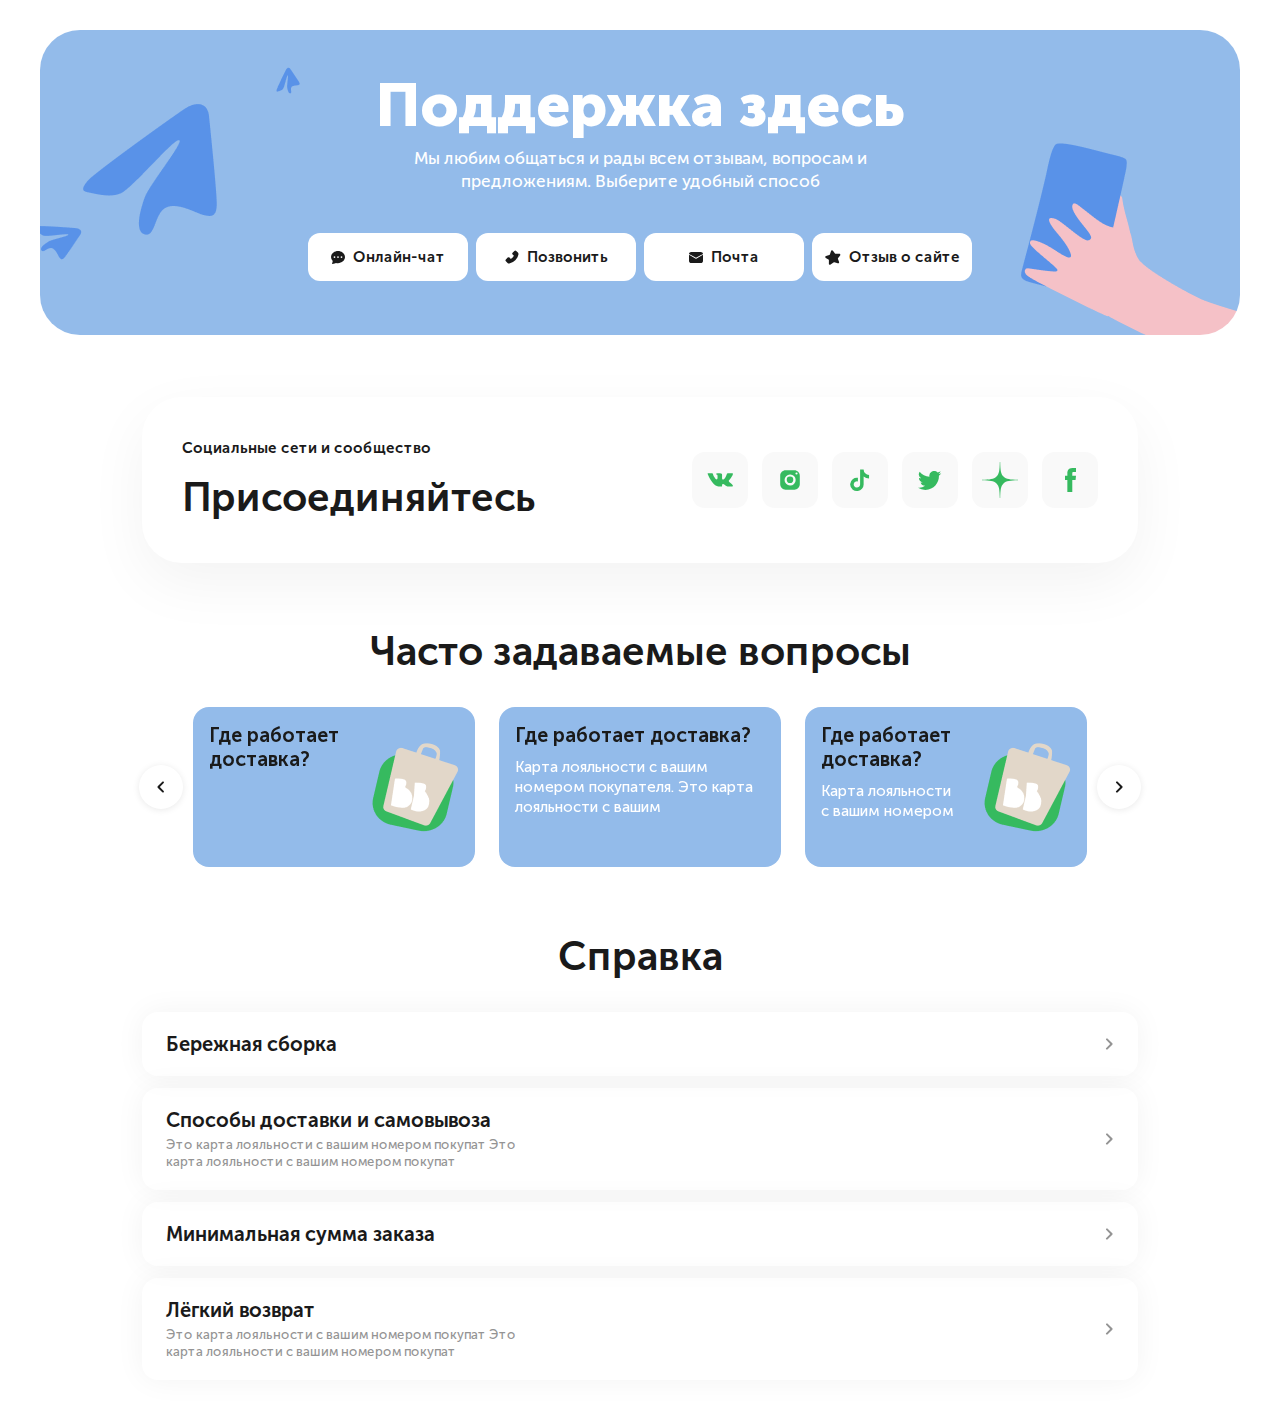
<file: index.html>
<!DOCTYPE html>
<html lang="en">
<head>
  <meta charset="UTF-8">
  <meta http-equiv="X-UA-Compatible" content="IE=edge">
  <meta name="viewport" content="width=device-width, initial-scale=1.0">
  <title>Поддержка</title>
  <link href="css/style.css" rel="stylesheet">
</head>
<body>

  <header class="header">

    <div class="header__wrapper">

      <h1 class="header__headline">Поддержка здесь</h1>

      <p class="header__description">Мы любим общаться и рады всем отзывам, вопросам и предложениям. Выберите удобный способ</p>

      <ul class="header__menu">
        <li class="header__menu-item">
          <a class="header__menu-link" href="#">
            <svg width="14" height="13" xmlns="http://www.w3.org/2000/svg"><path fill-rule="evenodd" clip-rule="evenodd" d="M14 6.1c0 3.36-3.13 6.09-7 6.09-.7 0-1.38-.09-2.05-.27-.51.26-1.69.76-3.66 1.08-.18.03-.31-.16-.24-.32.3-.73.59-1.7.67-2.58A5.65 5.65 0 0 1 0 6.1C0 2.72 3.13 0 7 0s7 2.73 7 6.1Zm-9.63 0a.87.87 0 0 1-.87.87.88.88 0 0 1-.88-.88.87.87 0 0 1 .88-.87.88.88 0 0 1 .88.87Zm3.5 0a.87.87 0 0 1-.87.87.88.88 0 0 1-.88-.88.87.87 0 0 1 .88-.87.88.88 0 0 1 .88.87Zm2.63.87a.88.88 0 0 0 .88-.88.87.87 0 0 0-.88-.87.88.88 0 0 0-.88.87.87.87 0 0 0 .88.88Z" fill="#1a1a1a"/></svg>
            Онлайн-чат
          </a>
        </li>
        <li class="header__menu-item">
          <a class="header__menu-link" href="#">
            <svg width="14" height="14" xmlns="http://www.w3.org/2000/svg"><path d="M12.9 2.55 11.2.88a1.28 1.28 0 0 0-1.8 0L7.6 2.68a1.28 1.28 0 0 0 0 1.81l1.32 1.33a6.21 6.21 0 0 1-3.1 3.1L4.49 7.6a1.28 1.28 0 0 0-1.8 0L.88 9.4a1.28 1.28 0 0 0 0 1.82l1.67 1.67a2.07 2.07 0 0 0 1.8.58 11.13 11.13 0 0 0 5.94-3.18c1.7-1.7 2.83-3.8 3.18-5.94.11-.65-.1-1.32-.58-1.8Z" fill="#1a1a1a"/></svg>
            Позвонить
          </a>
        </li>
        <li class="header__menu-item">
          <a class="header__menu-link" href="#">
            <svg width="14" height="11" xmlns="http://www.w3.org/2000/svg"><path d="M14 2.85v6.03c0 .57-.23 1.1-.64 1.5-.41.4-.97.62-1.55.62H2.2c-.58 0-1.14-.22-1.55-.62-.41-.4-.64-.93-.64-1.5V2.85l6.78 3.86a.45.45 0 0 0 .44 0L14 2.85ZM11.81 0c.54 0 1.06.2 1.46.54.4.35.66.82.72 1.34L7 5.86.01 1.88C.07 1.36.33.88.73.54 1.13.19 1.65 0 2.19 0h9.62Z" fill="#1a1a1a"/></svg>
            Почта
          </a>
        </li>
        <li class="header__menu-item">
          <a class="header__menu-link" href="#">
            <svg width="16" height="15" xmlns="http://www.w3.org/2000/svg"><path fill-rule="evenodd" clip-rule="evenodd" d="M10.81 3.83a1 1 0 0 1-.83-.4L7.94.76a1.09 1.09 0 0 0-1.9.31L4.97 4.27a1 1 0 0 1-.65.64L1.04 5.93a1.09 1.09 0 0 0-.27 1.95l2.69 1.74a1 1 0 0 1 .45.85l-.05 3.17c-.01.9 1 1.43 1.72.9l2.89-2.06a1 1 0 0 1 .87-.14l3.39 1.02c.86.25 1.64-.57 1.34-1.42l-1.08-2.98a1 1 0 0 1 .16-.96l1.98-2.51c.57-.73.03-1.79-.9-1.76l-3.42.1Z" fill="#1a1a1a"/></svg>
            Отзыв о сайте
          </a>
        </li>
      </ul>

    </div>
  
  </header>

  <main>

    <section class="social">

      <div class="social__wrapper">

        <div class="social__text-wrapper">

          <h2 class="social__headline">Социальные сети и сообщество</h2>

          <p class="social__to-action">Присоединяйтесь</p>

        </div>

        <ul class="social__list">
          <li class="social__list-item">
            <a class="social__list-link" href="#">
              <svg width="26" height="14" xmlns="http://www.w3.org/2000/svg"><path d="M23.17 9.63c2.03 1.76 2.45 2.4 2.51 2.5.84 1.3-.92 1.46-.92 1.46h-3.73s-.9.01-1.68-.5c-1.26-.8-2.58-2.38-3.51-2.1-.78.22-.78 1.26-.78 2.14 0 .32-.27.46-.9.46h-1.17c-2.04 0-4.25-.67-6.46-2.94C3.41 7.45.67.98.67.98S.51.66.68.46c.2-.22.75-.2.75-.2h3.6s.35.07.6.24c.2.14.3.4.3.4s.61 1.97 1.39 3.22c1.5 2.46 2.2 2.52 2.72 2.25.75-.38.5-2.98.5-2.98s.04-1.12-.35-1.62c-.3-.39-.88-.6-1.13-.62-.2-.03.14-.38.57-.58.58-.25 1.36-.32 2.72-.3a6.9 6.9 0 0 1 1.77.16c1.25.28.94 1.03.94 3.65 0 .83-.11 2.01.53 2.4.28.17 1.23.38 2.92-2.32a17.3 17.3 0 0 0 1.44-3.4s.13-.24.34-.36c.2-.12.2-.11.49-.11l3.8-.03c.63 0 1.23 0 1.33.36.15.53-.47 2.32-2.02 4.26-2.55 3.2-2.83 2.9-.72 4.75Z" fill="#36BA5F"/></svg>
              <span class="visually-hidden">ВКонтакте</span>
            </a>
          </li>
          <li class="social__list-item">
            <a class="social__list-link" href="#">
              <svg width="20" height="20" xmlns="http://www.w3.org/2000/svg"><path fill-rule="evenodd" clip-rule="evenodd" d="M.2 5.64C.2 2.64 2.64.2 5.65.2h8.71c3 0 5.44 2.44 5.44 5.44v8.72c0 3-2.43 5.44-5.44 5.44H5.65c-3 0-5.45-2.44-5.45-5.44V5.64Zm17.42-2.17a1.09 1.09 0 1 0-2.18 0 1.09 1.09 0 0 0 2.18 0ZM10 4.56a5.45 5.45 0 1 1 0 10.89 5.45 5.45 0 0 1 0-10.9ZM6.74 10a3.27 3.27 0 1 1 6.53 0 3.27 3.27 0 0 1-6.53 0Z" fill="#36BA5F"/></svg>
              <span class="visually-hidden">Инстаграм</span>
            </a>
          </li>
          <li class="social__list-item">
            <a class="social__list-link" href="#">
              <svg width="20" height="23" xmlns="http://www.w3.org/2000/svg"><path d="M19.05 5.93A5.42 5.42 0 0 1 13.61.55h-3.5v9.6l-.01 5.25a3.18 3.18 0 1 1-2.19-3.02V8.82a6.74 6.74 0 0 0-7.74 6.16 6.58 6.58 0 0 0 2.6 5.68 6.74 6.74 0 0 0 5.14 1.32 6.71 6.71 0 0 0 5.73-6.55l-.02-7.85a8.87 8.87 0 0 0 5.44 1.85v-3.5Z" fill="#36BA5F"/></svg>
              <span class="visually-hidden">ТикТок</span>
            </a>
          </li>
          <li class="social__list-item">
            <a class="social__list-link" href="#">
              <svg width="24" height="19" xmlns="http://www.w3.org/2000/svg"><path d="M23.3 2.24c-.85.38-1.78.64-2.74.75a4.8 4.8 0 0 0 2.1-2.64c-.92.55-1.95.94-3.04 1.16a4.78 4.78 0 0 0-8.14 4.36c-3.98-.2-7.5-2.1-9.86-5A4.76 4.76 0 0 0 3.1 7.26a4.75 4.75 0 0 1-2.16-.6v.06a4.78 4.78 0 0 0 3.83 4.69 4.76 4.76 0 0 1-2.16.08 4.79 4.79 0 0 0 4.47 3.32A9.6 9.6 0 0 1 0 16.79a13.52 13.52 0 0 0 7.33 2.15c8.8 0 13.6-7.29 13.6-13.6l-.01-.62a9.7 9.7 0 0 0 2.38-2.48Z" fill="#36BA5F"/></svg>
              <span class="visually-hidden">Твиттер</span>
            </a>
          </li>
          <li class="social__list-item">
            <a class="social__list-link" href="#">
              <svg width="36" height="36" xmlns="http://www.w3.org/2000/svg"><path fill-rule="evenodd" clip-rule="evenodd" d="M36 18.2v-.4c-7.97-.24-11.61-.44-14.52-3.28-2.84-2.9-3.04-6.55-3.28-14.52h-.4c-.24 7.97-.44 11.62-3.28 14.52-2.9 2.84-6.55 3.04-14.52 3.28v.4c7.97.24 11.62.44 14.52 3.28 2.84 2.9 3.04 6.55 3.28 14.52h.4c.24-7.97.44-11.62 3.28-14.52 2.9-2.84 6.55-3.04 14.52-3.28Z" fill="#36BA5F"/></svg>
              <span class="visually-hidden">Яндекс Дзен</span>
            </a>
          </li>
          <li class="social__list-item">
            <a class="social__list-link" href="#">
              <svg width="11" height="24" xmlns="http://www.w3.org/2000/svg"><path d="M10.56 11.98H7.29V24H2.35V11.98H0V7.75h2.35V5.02C2.35 3.06 3.27 0 7.34 0L11 .02v4.1H8.34c-.43 0-1.05.22-1.05 1.15v2.49H11l-.43 4.22Z" fill="#36BA5F"/></svg>
              <span class="visually-hidden">Фейсбук</span>
            </a>
          </li>
        </ul>

      </div>

    </section>

    <section class="questions">

      <h2 class="questions__headline">Часто задаваемые вопросы</h2>

      <div class="questions__slider">
        <a class="questions__slide questions__slide--bg" href="answer.html">
          <p class="questions__question">Где работает доставка?</p>
          <p class="questions__answer"></p>
        </a>
        <a class="questions__slide" href="answer.html">
          <p class="questions__question">Где работает доставка?</p>
          <p class="questions__answer">Карта лояльности с вашим номером покупателя. Это карта лояльности с вашим</p>
        </a>
        <a class="questions__slide questions__slide--bg" href="answer.html">
          <p class="questions__question">Где работает доставка?</p>
          <div class="test">
            <p class="questions__answer">Карта лояльности с вашим номером</p>
          </div>
        </a>
        <a class="questions__slide" href="answer.html">
          <p class="questions__question">В какое время возможен самовывоз В какое время возможен самовывоз?</p>
          <p class="questions__answer">Карта лояльности с вашим</p>
        </a>
        <a class="questions__slide questions__slide--bg" href="answer.html">
          <p class="questions__question">Где работает доставка?</p>
          <p class="questions__answer"></p>
        </a>
        <a class="questions__slide" href="answer.html">
          <p class="questions__question">Где работает доставка?</p>
          <p class="questions__answer">Карта лояльности с вашим номером покупателя. Это карта лояльности с вашим</p>
        </a>
      </div>

    </section>

    <section class="reference">

      <h2 class="reference__headline">Справка</h2>

      <ul class="reference__list">
        <li class="reference__item">
          <a class="reference__link" href="#">
            <p class="reference__theme">Бережная сборка</p>
          </a>
        </li>
        <li class="reference__item">
          <a class="reference__link reference__link--desc" href="#">
            <p class="reference__theme">Способы доставки и самовывоза</p>
            <p class="reference__description">Это карта лояльности с вашим номером покупат Это карта лояльности с вашим номером покупат</p>
          </a>
        </li>
        <li class="reference__item">
          <a class="reference__link" href="#">
            <p class="reference__theme">Минимальная сумма заказа</p>
          </a>
        </li>
        <li class="reference__item">
          <a class="reference__link reference__link--desc" href="#">
            <p class="reference__theme">Лёгкий возврат</p>
            <p class="reference__description">Это карта лояльности с вашим номером покупат Это карта лояльности с вашим номером покупат</p>
          </a>
        </li>
      </ul>

    </section>

    <script src="js/jquery.min.js"></script>
    <script src="js/slick.min.js"></script>
    <script src="js/script.js"></script>

  </main>

</body>
</html>
</file>
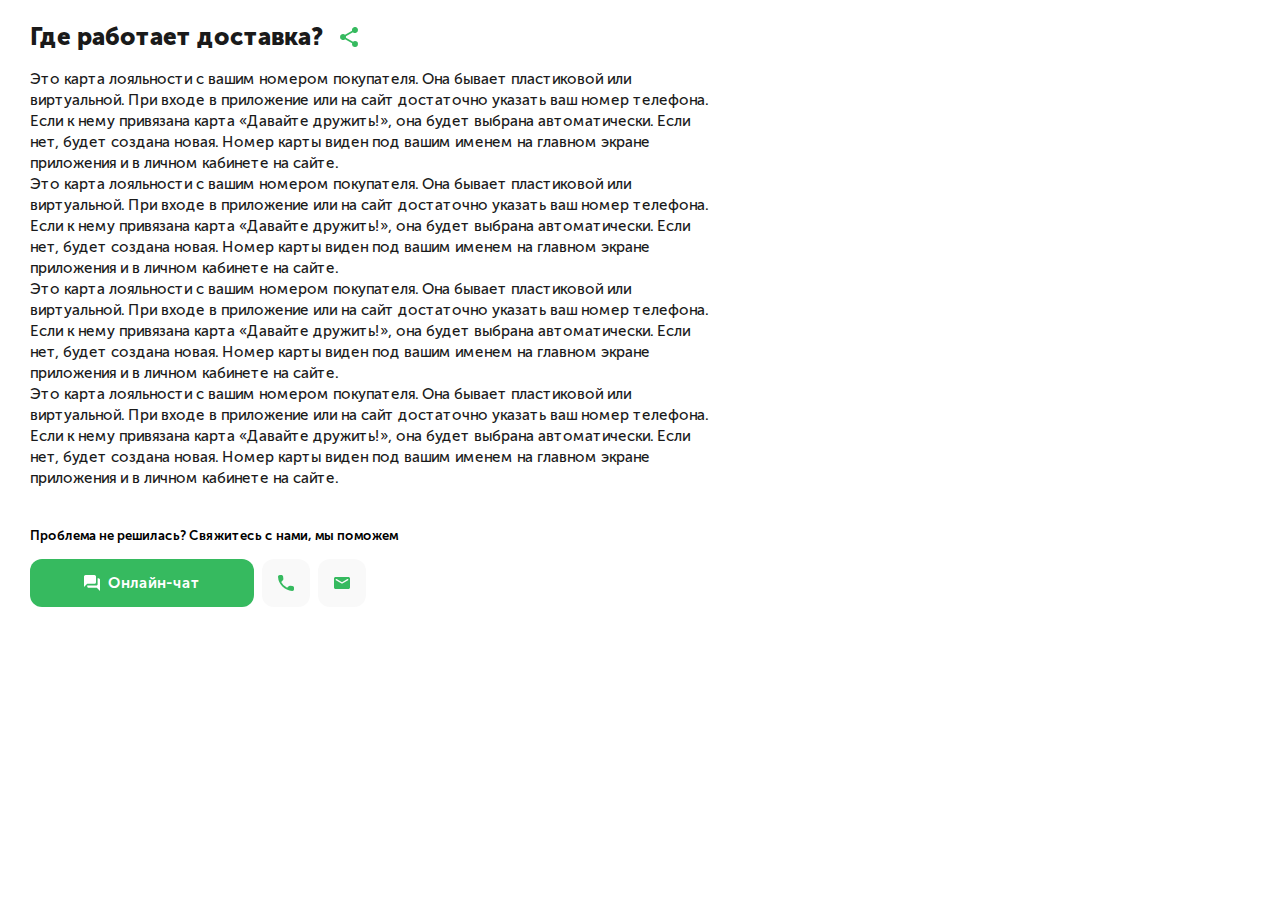
<file: answer.html>
<!DOCTYPE html>
<html lang="en">
<head>
  <meta charset="UTF-8">
  <meta http-equiv="X-UA-Compatible" content="IE=edge">
  <meta name="viewport" content="width=device-width, initial-scale=1.0">
  <title>Где работает доставка?</title>
  <link href="css/style.css" rel="stylesheet">
</head>
<body>

  <header></header>

  <main>

    <section class="answer">

      <div class="answer__headline-wrapper">

        <h1 class="answer__headline">Где работает доставка?</h1>

        <button class="answer__share-btn">
          <svg width="18" height="20" xmlns="http://www.w3.org/2000/svg"><path d="M15 14.08c-.76 0-1.44.3-1.96.77L5.91 10.7c.05-.23.09-.46.09-.7 0-.24-.04-.47-.09-.7l7.05-4.11A2.99 2.99 0 0 0 18 3a3 3 0 1 0-5.91.7L5.04 7.81A2.99 2.99 0 0 0 0 10a3 3 0 0 0 5.04 2.19l7.12 4.16A2.92 2.92 0 1 0 15 14.08Z" fill="#36BA5F"/></svg>
          <span class="visually-hidden">Поделиться</span>
        </button>

      </div>

      <p class="answer__text">
        Это карта лояльности с вашим номером покупателя. Она бывает пластиковой или виртуальной. При входе в приложение или на сайт достаточно указать ваш номер телефона. Если к нему привязана карта «Давайте дружить!», она будет выбрана автоматически. Если нет, будет создана новая. Номер карты виден под вашим именем на главном экране приложения и в личном кабинете на сайте.
      </p>
      <p class="answer__text">
        Это карта лояльности с вашим номером покупателя. Она бывает пластиковой или виртуальной. При входе в приложение или на сайт достаточно указать ваш номер телефона. Если к нему привязана карта «Давайте дружить!», она будет выбрана автоматически. Если нет, будет создана новая. Номер карты виден под вашим именем на главном экране приложения и в личном кабинете на сайте.
      </p>
      <p class="answer__text">
        Это карта лояльности с вашим номером покупателя. Она бывает пластиковой или виртуальной. При входе в приложение или на сайт достаточно указать ваш номер телефона. Если к нему привязана карта «Давайте дружить!», она будет выбрана автоматически. Если нет, будет создана новая. Номер карты виден под вашим именем на главном экране приложения и в личном кабинете на сайте.
      </p>
      <p class="answer__text">
        Это карта лояльности с вашим номером покупателя. Она бывает пластиковой или виртуальной. При входе в приложение или на сайт достаточно указать ваш номер телефона. Если к нему привязана карта «Давайте дружить!», она будет выбрана автоматически. Если нет, будет создана новая. Номер карты виден под вашим именем на главном экране приложения и в личном кабинете на сайте.
      </p>

      <strong class="answer__not-solved">Проблема не решилась? Свяжитесь с нами, мы поможем</strong>

      <div class="answer__btn-wrapper">

        <button class="answer__chat-btn">
          <svg width="16" height="16" xmlns="http://www.w3.org/2000/svg"><path d="M14.4 3.2h-.8v6.4a.8.8 0 0 1-.8.8H3.2v.8c0 .88.72 1.6 1.6 1.6h8L16 16V4.8c0-.88-.72-1.6-1.6-1.6Zm-2.4 4V1.6c0-.88-.72-1.6-1.6-1.6H1.6C.72 0 0 .72 0 1.6V12l3.2-3.2h7.2c.88 0 1.6-.72 1.6-1.6Z" fill="#ffffff"/></svg>
          Онлайн-чат
        </button>
        <div class="answer__btn-wrapper-2">
          <button class="answer__connection-btn">
            <svg width="16" height="16" xmlns="http://www.w3.org/2000/svg"><path d="m14.43 10.91-2.26-.26a1.77 1.77 0 0 0-1.46.51L9.07 12.8A13.4 13.4 0 0 1 3.2 6.93l1.65-1.65c.38-.38.57-.92.5-1.46L5.1 1.58C5 .68 4.23 0 3.33 0H1.78C.78 0-.06.84 0 1.84A15.13 15.13 0 0 0 14.16 16c1 .06 1.84-.78 1.84-1.78v-1.55c0-.9-.67-1.65-1.57-1.76Z" fill="#36BA5F"/></svg>
            <span class="visually-hidden">Позвонить</span>
          </button>
          <button class="answer__connection-btn">
            <svg width="16" height="12" xmlns="http://www.w3.org/2000/svg"><path d="M14.4 0H1.6C.72 0 0 .68 0 1.5v9c0 .82.72 1.5 1.6 1.5h12.8c.88 0 1.6-.68 1.6-1.5v-9c0-.82-.72-1.5-1.6-1.5Zm-.32 3.19L8.85 6.25c-.52.31-1.18.31-1.7 0L1.92 3.2a.63.63 0 0 1-.32-.54c0-.5.58-.8 1.04-.54L8 5.25l5.36-3.14c.46-.26 1.04.04 1.04.54 0 .22-.12.42-.32.54Z" fill="#36BA5F"/></svg>
            <span class="visually-hidden">Написать</span>
          </button>
        </div>

      </div>

    </section>

  </main>

  <footer></footer>

</body>
</html>
</file>
<file: css/style.css>
*,
*::after,
*::before {
  -webkit-box-sizing: border-box;
          box-sizing: border-box;
}

body {
  margin: 0;
}

.visually-hidden {
  position: absolute;
  overflow: hidden;
  margin: -1px;
  border: 0;
  padding: 0;
  width: 1px;
  height: 1px;
  clip: rect(0 0 0 0);
}

@font-face {
  src: url("../fonts/museosanscyrl-900.woff2") format("woff2"), url("../fonts/museosanscyrl-900.woff") format("woff");
  font-family: "MuseoSansCyrl";
  font-weight: 900;
  font-style: normal;
}

@font-face {
  src: url("../fonts/museosanscyrl-700.woff2") format("woff2"), url("../fonts/museosanscyrl-700.woff") format("woff");
  font-family: "MuseoSansCyrl";
  font-weight: 700;
  font-style: normal;
}

@font-face {
  src: url("../fonts/museosanscyrl-500.woff2") format("woff2"), url("../fonts/museosanscyrl-500.woff") format("woff");
  font-family: "MuseoSansCyrl";
  font-weight: 500;
  font-style: normal;
}

.header {
  margin: 0 auto;
  padding: 40px;
  min-width: 320px;
  max-width: 1280px;
  font-family: "MuseoSansCyrl", sans-serif;
}

.header__wrapper {
  margin: 0 auto;
  padding: 40px 0 46px;
  max-width: 1200px;
  background-color: #93bbea;
  background-image: url("../img/airplanes.png"), url("../img/hand.png");
  background-repeat: no-repeat, no-repeat;
  background-position: left -12px top 37px, right -92px bottom -92px;
  border-radius: 40px;
}

.header__headline {
  margin: 0 0 5px 0;
  font-size: 60px;
  font-weight: 900;
  color: #ffffff;
  text-align: center;
}

.header__description {
  margin: 0 auto 40px;
  max-width: 535px;
  font-size: 17px;
  line-height: 23px;
  font-weight: 500;
  color: #ffffff;
  text-align: center;
}

.header__menu {
  display: -webkit-box;
  display: -ms-flexbox;
  display: flex;
  -webkit-box-pack: start;
      -ms-flex-pack: start;
          justify-content: flex-start;
  -ms-flex-wrap: wrap;
      flex-wrap: wrap;
  margin: 0 auto;
  padding: 0;
  width: 664px;
  list-style: none;
}

.header__menu-item {
  margin: 0 8px 8px 0;
}

.header__menu-item:nth-child(4n + 4) {
  margin: 0 0 8px 0;
}

.header__menu-link {
  display: -webkit-box;
  display: -ms-flexbox;
  display: flex;
  -webkit-box-pack: center;
      -ms-flex-pack: center;
          justify-content: center;
  -webkit-box-align: center;
      -ms-flex-align: center;
          align-items: center;
  padding: 0 10px;
  width: 160px;
  height: 48px;
  font-size: 15px;
  font-weight: 700;
  color: #1a1a1a;
  text-align: center;
  text-decoration: none;
  background: #ffffff;
  border-radius: 12px;
}

.header__menu-link svg {
  margin: 0 8px 0 0;
}

.header__menu-link:hover, .header__menu-link:focus {
  color: #36ba5f;
  -webkit-box-shadow: 0 0 10px -3px rgba(0, 0, 0, 0.2);
          box-shadow: 0 0 10px -3px rgba(0, 0, 0, 0.2);
}

.header__menu-link:hover path,
.header__menu-link:focus path {
  fill: #36ba5f;
}

.header__menu-link:active {
  color: #1a1a1a;
  -webkit-box-shadow: none;
          box-shadow: none;
}

.header__menu-link:active path {
  fill: #1a1a1a;
}

@media (max-width: 1280px) {
  .header {
    padding: 30px;
  }
}

@media (max-width: 780px) {
  .header {
    padding: 20px;
  }
  .header__menu {
    width: 328px;
  }
  .header__menu-item {
    margin: 0 8px 8px 0;
  }
  .header__menu-item:nth-child(2n + 2) {
    margin: 0 0 8px 0;
  }
}

@media (max-width: 640px) {
  .header__wrapper {
    padding: 40px 30px 46px 30px;
  }
}

@media (max-width: 480px) {
  .header__headline {
    font-size: 50px;
  }
}

@media (max-width: 435px) {
  .header__menu {
    width: 160px;
  }
  .header__menu-item {
    margin: 0 0 12px 0;
  }
  .header__menu-item:nth-child(2n + 2) {
    margin: 0 0 12px 0;
  }
}

@media (max-width: 390px) {
  .header__headline {
    font-size: 40px;
  }
}

@media (max-width: 350px) {
  .header__wrapper {
    padding: 30px 20px 36px 20px;
  }
}

.social {
  margin: 0 auto;
  padding: 42px 40px;
  min-width: 320px;
  max-width: 1280px;
  font-family: "MuseoSansCyrl", sans-serif;
  font-weight: 700;
  color: #1a1a1a;
}

.social__wrapper {
  display: -webkit-box;
  display: -ms-flexbox;
  display: flex;
  -webkit-box-align: center;
      -ms-flex-align: center;
          align-items: center;
  margin: 0 auto;
  padding: 42px 26px 42px 40px;
  max-width: 996px;
  border-radius: 40px;
  -webkit-box-shadow: 0 20px 60px 0 rgba(0, 0, 0, 0.05);
          box-shadow: 0 20px 60px 0 rgba(0, 0, 0, 0.05);
}

.social__headline {
  margin: 0 0 16px 0;
  font-size: 15px;
}

.social__to-action {
  margin: 0;
  font-size: 40px;
}

.social__list {
  display: -webkit-box;
  display: -ms-flexbox;
  display: flex;
  -ms-flex-wrap: wrap;
      flex-wrap: wrap;
  margin: 0 0 0 auto;
  padding: 0;
  max-width: 490px;
  list-style: none;
}

.social__list-item {
  margin: 7px 14px 7px 0;
}

.social__list-link {
  display: -webkit-box;
  display: -ms-flexbox;
  display: flex;
  -webkit-box-pack: center;
      -ms-flex-pack: center;
          justify-content: center;
  -webkit-box-align: center;
      -ms-flex-align: center;
          align-items: center;
  width: 56px;
  height: 56px;
  background: #f9f9f9;
  border-radius: 13px;
}

.social__list-link:hover, .social__list-link:focus {
  -webkit-box-shadow: 0 0 10px -3px rgba(0, 0, 0, 0.2);
          box-shadow: 0 0 10px -3px rgba(0, 0, 0, 0.2);
}

.social__list-link:active {
  -webkit-box-shadow: none;
          box-shadow: none;
}

.social__list-link:hover path,
.social__list-link:focus path {
  fill: #5992e8;
}

@media (max-width: 1280px) {
  .social {
    padding: 32px 30px;
  }
}

@media (max-width: 930px) {
  .social__wrapper {
    padding: 42px 40px;
  }
  .social__list {
    -webkit-box-pack: justify;
        -ms-flex-pack: justify;
            justify-content: space-between;
    width: 196px;
  }
  .social__list-item {
    margin: 7px 0;
  }
}

@media (max-width: 780px) {
  .social {
    padding: 22px 20px;
  }
}

@media (max-width: 690px) {
  .social__wrapper {
    -webkit-box-orient: vertical;
    -webkit-box-direction: normal;
        -ms-flex-direction: column;
            flex-direction: column;
    padding: 42px 40px 42px 40px;
  }
  .social__headline {
    text-align: center;
  }
  .social__to-action {
    margin: 0 0 25px 0;
    text-align: center;
  }
  .social__list {
    margin: 0;
  }
}

@media (max-width: 480px) {
  .social__to-action {
    font-size: 30px;
  }
}

@media (max-width: 400px) {
  .social__wrapper {
    padding: 42px 20px;
  }
}

@media (max-width: 380px) {
  .social__wrapper {
    padding: 32px 20px;
  }
}

@media (max-width: 350px) {
  .social__headline {
    margin: 0 0 16px 0;
    font-size: 12px;
  }
  .social__to-action {
    font-size: 25px;
  }
}

.questions {
  margin: 0 auto;
  padding: 38px 40px;
  min-width: 320px;
  max-width: 1280px;
  font-family: "MuseoSansCyrl", sans-serif;
}

.questions__headline {
  margin: 0 0 32px 0;
  font-size: 40px;
  font-weight: 700;
  color: #1a1a1a;
  text-align: center;
}

.questions__slider {
  position: relative;
  width: 100%;
}

.slick-list {
  overflow: hidden;
}

.slick-track {
  display: -webkit-box;
  display: -ms-flexbox;
  display: flex;
  position: relative;
}

.questions__slide {
  margin: 0 24px 0 0;
  padding: 16px;
  width: 282px;
  height: 160px;
  text-decoration: none;
  border-radius: 16px;
  outline: none;
  background-color: #93bbea;
  overflow: hidden;
}

.questions__slide:last-child {
  margin: 0;
}

.questions__slide:hover, .questions__slide:focus {
  background-color: rgba(147, 187, 234, 0.9);
}

.questions__slide:active {
  background-color: #93bbea;
}

.questions__slide--bg {
  background-image: url("../img/bag.png");
  background-repeat: no-repeat;
  background-position: right 16px center;
}

.questions__slide--bg .questions__question,
.questions__slide--bg .questions__answer {
  max-width: 140px;
}

.questions__question {
  margin: 0 0 10px 0;
  font-size: 20px;
  line-height: 24px;
  font-weight: 700;
  color: #1a1a1a;
}

.questions__answer {
  margin: 0;
  font-size: 15px;
  line-height: 20px;
  font-weight: 500;
  color: #ffffff;
}

.questions__img {
  -ms-flex-item-align: center;
      -ms-grid-row-align: center;
      align-self: center;
  margin: 0 -10px 0 0;
}

.slick-arrow {
  position: absolute;
  top: 50%;
  z-index: 1;
  padding: 0;
  width: 44px;
  height: 44px;
  font-size: 0;
  background-color: #ffffff;
  background-repeat: no-repeat;
  background-position: center;
  border: none;
  border-radius: 50%;
  -webkit-box-shadow: 0 1px 7px 0 rgba(0, 0, 0, 0.09);
          box-shadow: 0 1px 7px 0 rgba(0, 0, 0, 0.09);
  -webkit-transform: translateY(-50%);
          transform: translateY(-50%);
  cursor: pointer;
}

.slick-arrow:hover, .slick-arrow:focus {
  -webkit-box-shadow: 0 1px 7px 0 rgba(0, 0, 0, 0.2);
          box-shadow: 0 1px 7px 0 rgba(0, 0, 0, 0.2);
}

.slick-arrow:active {
  -webkit-box-shadow: 0 1px 7px 0 rgba(0, 0, 0, 0.09);
          box-shadow: 0 1px 7px 0 rgba(0, 0, 0, 0.09);
  opacity: 0.9;
}

.slick-prev {
  left: -54px;
  background-image: url("../img/arrow-left.svg");
}

.slick-next {
  right: -54px;
  background-image: url("../img/arrow-right.svg");
}

.slick-disabled {
  opacity: 0.3;
  cursor: default;
}

.slick-disabled:hover, .slick-disabled:focus {
  -webkit-box-shadow: 0 1px 7px 0 rgba(0, 0, 0, 0.09);
          box-shadow: 0 1px 7px 0 rgba(0, 0, 0, 0.09);
}

.slick-disabled:active {
  opacity: 0.3;
}

.slick-dots {
  position: absolute;
  bottom: -20px;
  left: 50%;
  z-index: 2;
  display: -webkit-box;
  display: -ms-flexbox;
  display: flex;
  -webkit-box-orient: horizontal;
  -webkit-box-direction: normal;
      -ms-flex-direction: row;
          flex-direction: row;
  -webkit-box-align: start;
      -ms-flex-align: start;
          align-items: flex-start;
  margin: 0;
  padding: 0;
  list-style: none;
  -webkit-transform: translateX(-45%);
          transform: translateX(-45%);
}

.slick-dots li {
  margin: 0 10px 0 0;
}

.slick-dots button {
  padding: 0;
  width: 7px;
  height: 7px;
  font-size: 0;
  background: #e2d7c9;
  border: none;
  border-radius: 50%;
  cursor: pointer;
}

.slick-active button {
  background: #36ba5f;
}

@media (max-width: 1340px) {
  .slick-prev {
    left: 0px;
  }
  .slick-next {
    right: 0px;
  }
}

@media (max-width: 1280px) {
  .questions {
    padding: 32px 30px;
  }
  .questions__slider {
    margin: 0 auto;
    width: 894px;
  }
  .slick-prev {
    left: -54px;
  }
  .slick-next {
    right: -54px;
  }
}

@media (max-width: 1070px) {
  .slick-prev {
    left: 0px;
  }
  .slick-next {
    right: 0px;
  }
}

@media (max-width: 955px) {
  .questions__slider {
    margin: 0 auto;
    width: 588px;
  }
  .slick-prev {
    left: -54px;
  }
  .slick-next {
    right: -54px;
  }
}

@media (max-width: 780px) {
  .questions {
    padding: 22px 20px;
  }
}

@media (max-width: 740px) {
  .slick-prev {
    left: 0px;
  }
  .slick-next {
    right: 0px;
  }
}

@media (max-width: 628px) {
  .questions__slider {
    margin: 0 auto;
    width: 282px;
  }
  .slick-prev {
    left: -54px;
  }
  .slick-next {
    right: -54px;
  }
}

@media (max-width: 480px) {
  .questions__headline {
    font-size: 30px;
  }
}

@media (max-width: 350px) {
  .questions__headline {
    font-size: 25px;
  }
}

.reference {
  margin: 0 auto;
  padding: 43px 40px 68px 40px;
  min-width: 320px;
  max-width: 1280px;
  font-family: "MuseoSansCyrl", sans-serif;
}

.reference__list {
  margin: 0 auto;
  padding: 0;
  max-width: 996px;
  list-style: none;
}

.reference__item {
  margin: 0 0 12px 0;
}

.reference__item:last-child {
  margin: 0;
}

.reference__link {
  display: block;
  padding: 20px 0 20px 24px;
  text-decoration: none;
  border-radius: 16px;
  background-image: url("../img/arrow-right-gray.svg");
  background-repeat: no-repeat;
  background-position: right 25px center;
  -webkit-box-shadow: 0 0 30px 0 rgba(0, 0, 0, 0.05);
          box-shadow: 0 0 30px 0 rgba(0, 0, 0, 0.05);
}

.reference__link:hover, .reference__link:focus {
  background-image: url("../img/arrow-right.svg");
  -webkit-box-shadow: 0 0 15px 0 rgba(0, 0, 0, 0.15);
          box-shadow: 0 0 15px 0 rgba(0, 0, 0, 0.15);
}

.reference__link:active {
  background-image: url("../img/arrow-right-gray.svg");
  -webkit-box-shadow: 0 0 30px 0 rgba(0, 0, 0, 0.05);
          box-shadow: 0 0 30px 0 rgba(0, 0, 0, 0.05);
}

.reference__link--desc .reference__theme {
  margin: 0 0 4px 0;
}

.reference__headline {
  margin: 0 0 32px 0;
  font-size: 40px;
  font-weight: 700;
  color: #1a1a1a;
  text-align: center;
}

.reference__theme {
  margin: 0;
  font-size: 20px;
  font-weight: 700;
  color: #1a1a1a;
}

.reference__description {
  margin: 0;
  max-width: 380px;
  font-size: 13px;
  line-height: 17px;
  font-weight: 500;
  color: #949494;
}

@media (max-width: 1280px) {
  .reference {
    padding: 33px 30px 38px 30px;
  }
}

@media (max-width: 780px) {
  .reference {
    padding: 23px 20px 38px 20px;
  }
}

@media (max-width: 490px) {
  .reference__link {
    padding: 20px 40px 20px 24px;
  }
  .reference__link--desc .reference__theme {
    margin: 0;
  }
  .reference__description {
    display: none;
  }
}

@media (max-width: 480px) {
  .reference__headline {
    font-size: 30px;
  }
}

@media (max-width: 350px) {
  .reference__headline {
    font-size: 25px;
  }
}

.answer {
  margin: 0 auto;
  padding: 19px 40px 68px 40px;
  min-width: 320px;
  max-width: 1280px;
  font-family: "MuseoSansCyrl", sans-serif;
}

.answer__headline-wrapper {
  display: -webkit-box;
  display: -ms-flexbox;
  display: flex;
  -webkit-box-align: center;
      -ms-flex-align: center;
          align-items: center;
  margin: 0 0 15px 0;
}

.answer__headline {
  margin: 0 9px 0 0;
  font-size: 24px;
  font-weight: 900;
  color: #1a1a1a;
}

.answer__share-btn {
  display: -webkit-box;
  display: -ms-flexbox;
  display: flex;
  -webkit-box-pack: center;
      -ms-flex-pack: center;
          justify-content: center;
  -webkit-box-align: center;
      -ms-flex-align: center;
          align-items: center;
  padding: 0;
  width: 33px;
  height: 35px;
  background: none;
  border: none;
  cursor: pointer;
}

.answer__share-btn:hover path, .answer__share-btn:focus path {
  fill: #5992e8;
}

.answer__share-btn:active path {
  fill: #36ba5f;
}

.answer__text {
  margin: 0;
  max-width: 690px;
  font-size: 15px;
  line-height: 21px;
  font-weight: 500;
  color: #1a1a1a;
}

.answer__text:last-of-type {
  margin: 0 0 39px 0;
}

.answer__not-solved {
  display: block;
  margin: 0 0 16px 0;
  font-size: 13px;
  font-weight: 700;
}

.answer__btn-wrapper {
  display: -webkit-box;
  display: -ms-flexbox;
  display: flex;
}

.answer__btn-wrapper-2 {
  display: -webkit-box;
  display: -ms-flexbox;
  display: flex;
  margin: 0 0 0 8px;
}

.answer__btn-wrapper-2 button:not(:last-child) {
  margin: 0 8px 0 0;
}

.answer__chat-btn {
  display: -webkit-box;
  display: -ms-flexbox;
  display: flex;
  -webkit-box-pack: center;
      -ms-flex-pack: center;
          justify-content: center;
  -webkit-box-align: center;
      -ms-flex-align: center;
          align-items: center;
  padding: 15px 20px;
  min-width: 224px;
  font-family: "MuseoSansCyrl", sans-serif;
  font-size: 15px;
  font-weight: 700;
  color: #ffffff;
  background: #36ba5f;
  border: none;
  border-radius: 12px;
  cursor: pointer;
}

.answer__chat-btn:hover, .answer__chat-btn:focus {
  background: #5992e8;
  -webkit-box-shadow: 0 0 10px -3px rgba(0, 0, 0, 0.2);
          box-shadow: 0 0 10px -3px rgba(0, 0, 0, 0.2);
}

.answer__chat-btn:active {
  background: #36ba5f;
  -webkit-box-shadow: none;
          box-shadow: none;
}

.answer__chat-btn svg {
  margin: 0 8px 0 0;
}

.answer__connection-btn {
  display: -webkit-box;
  display: -ms-flexbox;
  display: flex;
  -webkit-box-pack: center;
      -ms-flex-pack: center;
          justify-content: center;
  -webkit-box-align: center;
      -ms-flex-align: center;
          align-items: center;
  padding: 0;
  width: 48px;
  height: 48px;
  background: #f9f9f9;
  border: none;
  border-radius: 12px;
  cursor: pointer;
}

.answer__connection-btn:hover, .answer__connection-btn:focus {
  -webkit-box-shadow: 0 0 10px -3px rgba(0, 0, 0, 0.2);
          box-shadow: 0 0 10px -3px rgba(0, 0, 0, 0.2);
}

.answer__connection-btn:hover path,
.answer__connection-btn:hover path, .answer__connection-btn:focus path,
.answer__connection-btn:focus path {
  fill: #5992e8;
}

.answer__connection-btn:active {
  -webkit-box-shadow: none;
          box-shadow: none;
}

@media (max-width: 1280px) {
  .answer {
    padding: 19px 30px 38px 30px;
  }
}

@media (max-width: 780px) {
  .answer {
    padding: 19px 20px 38px 20px;
  }
}

@media (max-width: 377px) {
  .answer__chat-btn {
    width: 100%;
    min-width: auto;
  }
}
</file>
